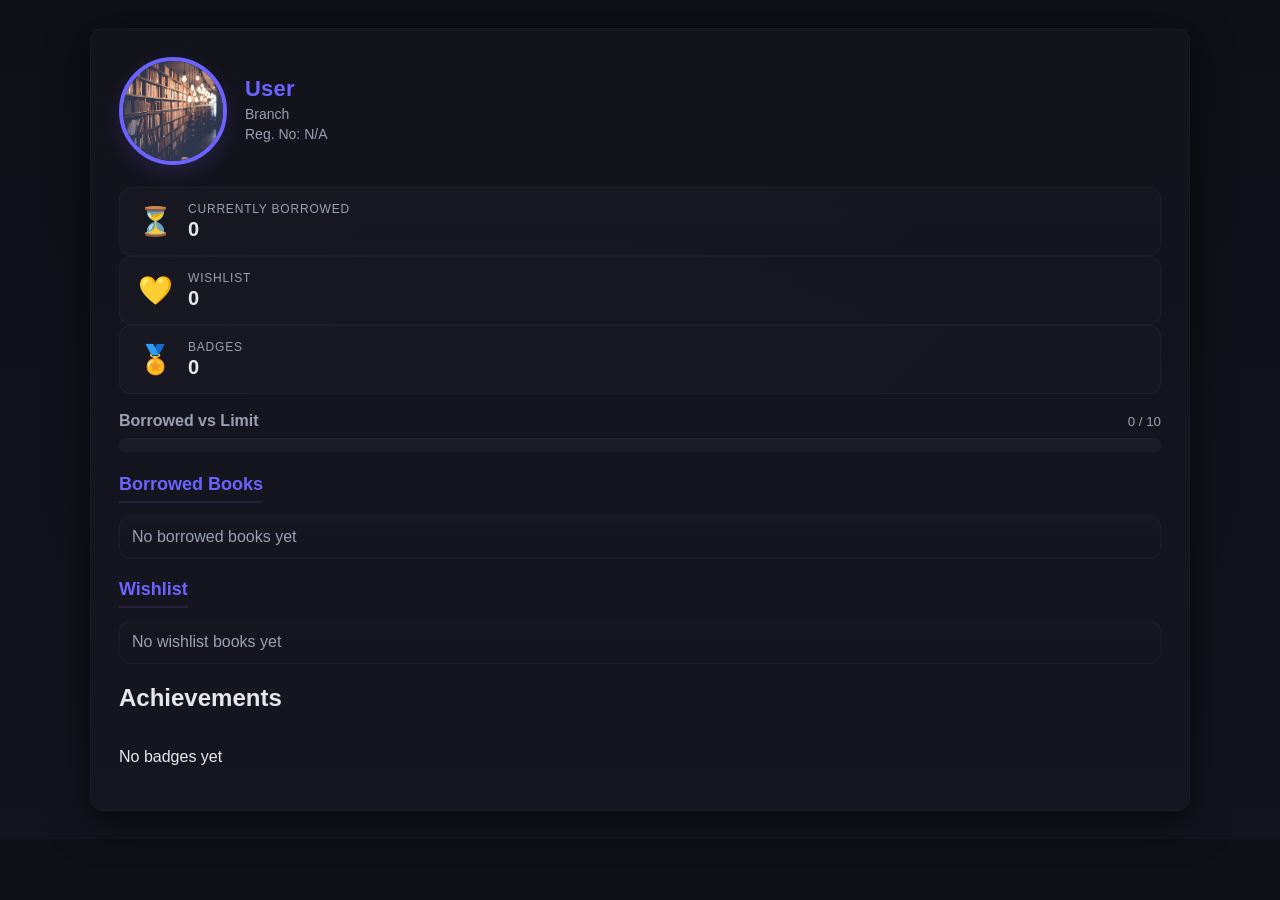
<file: profile.html>
<!DOCTYPE html>
<html lang="en">
<head>
  <meta charset="utf-8" />
  <meta name="viewport" content="width=device-width,initial-scale=1" />
  <title>My Profile — Campus Shelf</title>
  <link rel="stylesheet" href="profile.css" />
</head>
<body>
  <main class="profile-container">

    <!-- Header -->
    <header class="profile-header">
      <img id="profile-avatar" src="profile.jpg" alt="profile avatar">
      <div class="profile-meta">
        <h1 id="user-name">User</h1>
        <p id="user-branch">Branch</p>
        <p id="user-regno" class="muted">Reg. No: <span id="user-regno-val">N/A</span></p>
      </div>
    </header>

    <!-- Stats row -->
      <div class="stat-card" id="currently-borrowed">
        <div class="stat-icon">⏳</div>
        <div class="stat-body">
          <div class="stat-label">Currently Borrowed</div>
          <div class="stat-value"><h2>0</h2></div>
        </div>
      </div>

      <div class="stat-card" id="wishlist-count">
        <div class="stat-icon">💛</div>
        <div class="stat-body">
          <div class="stat-label">Wishlist</div>
          <div class="stat-value"><h2>0</h2></div>
        </div>
      </div>

      <div class="stat-card" id="badges-count">
        <div class="stat-icon">🏅</div>
        <div class="stat-body">
          <div class="stat-label">Badges</div>
          <div class="stat-value"><h2>0</h2></div>
        </div>
      </div>
    </section>

    <!-- Progress -->
    <section class="progress-section">
      <div class="progress-head">
        <strong>Borrowed vs Limit</strong>
        <small id="progress-meta">0 / 10</small>
      </div>
      <div class="progress-track">
        <div id="borrowed-progress" class="progress-fill" style="width:0%"></div>
      </div>
    </section>

    <!-- Borrowed books -->
    <section class="books-section">
      <h2>Borrowed Books</h2>
      <ul id="borrowed-list" class="list-grid">
        <li class="empty">No borrowed books yet</li>
      </ul>
    </section>

    <!-- Wishlist -->
    <section class="books-section">
      <h2>Wishlist</h2>
      <ul id="wishlist-list" class="list-grid">
        <li class="empty">No wishlist books yet</li>
      </ul>
    </section>

    <!-- Achievements -->
    <section class="achievements-section">
      <h2>Achievements</h2>
      <div id="badges-container" class="badges-container">
        <p class="empty">No badges yet</p>
      </div>
    </section>

  </main>

  <script src="profile.js"></script>
</body>
</html>
</file>
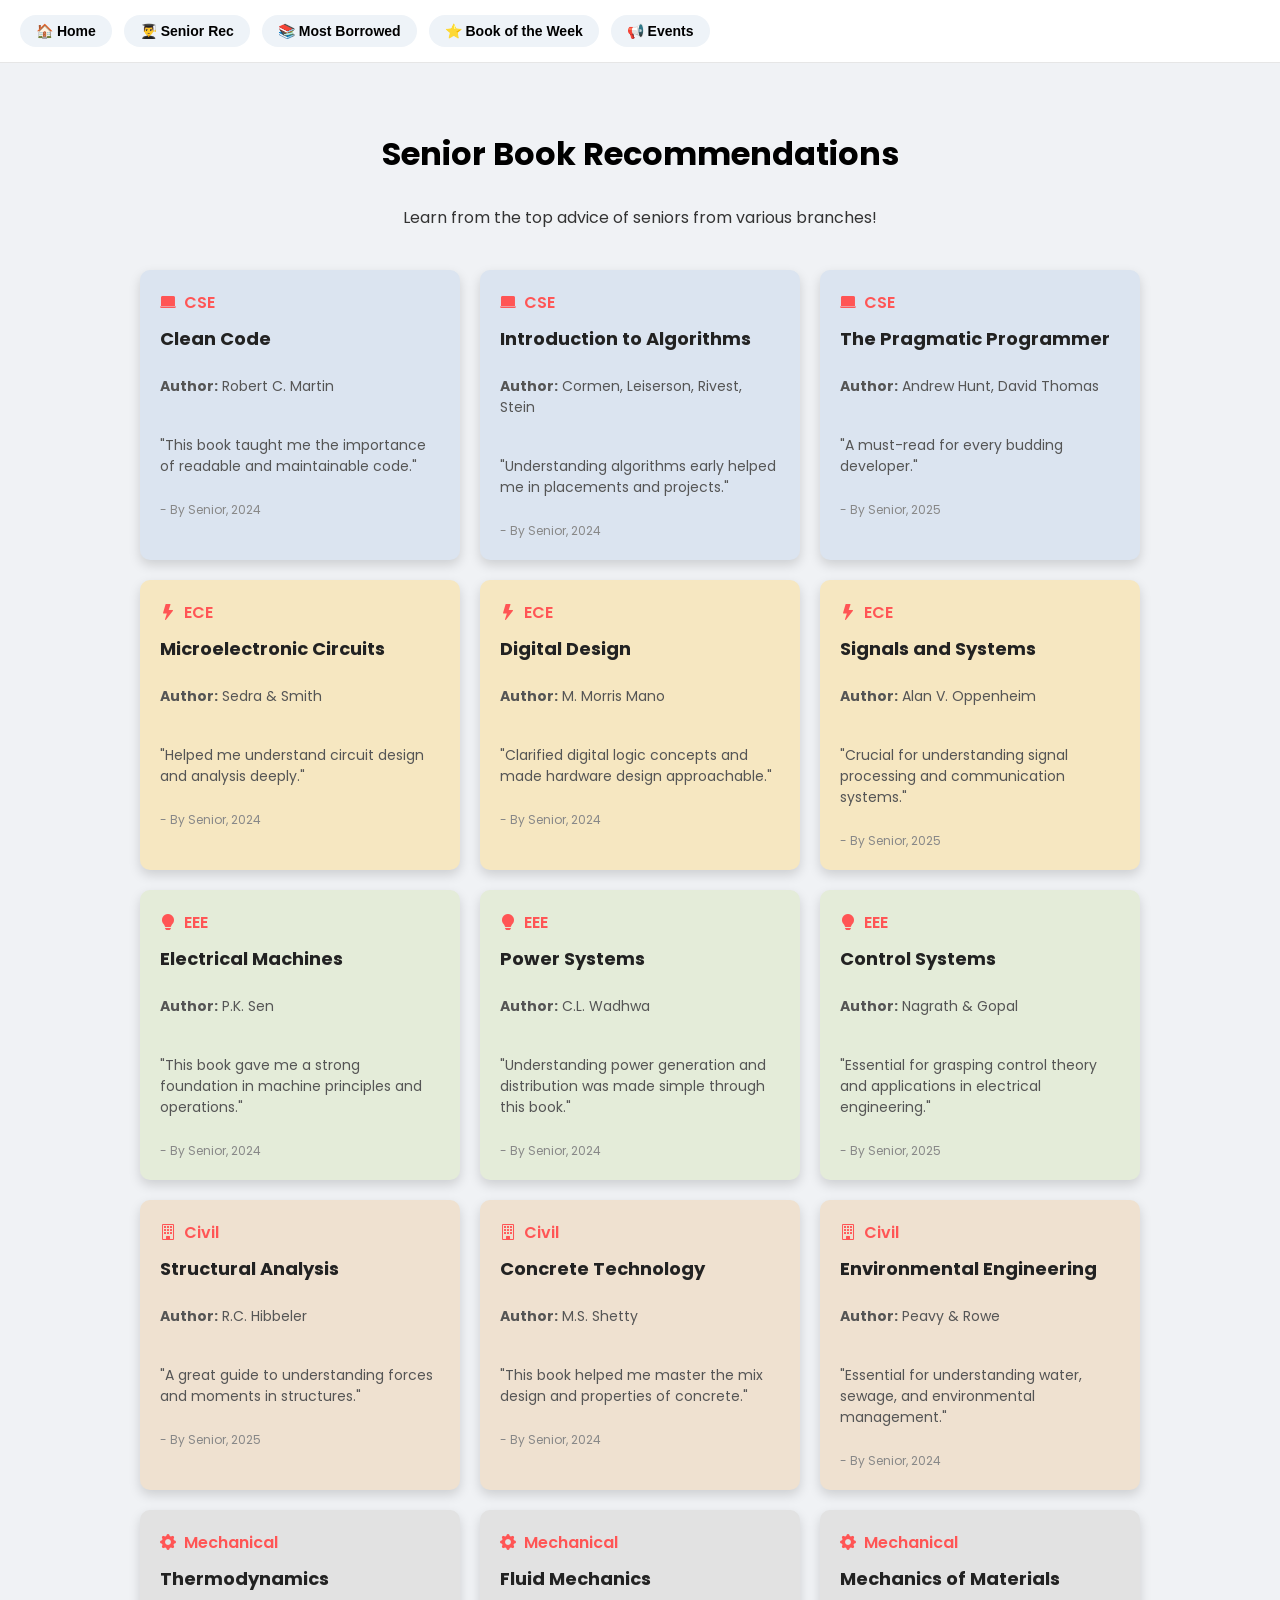
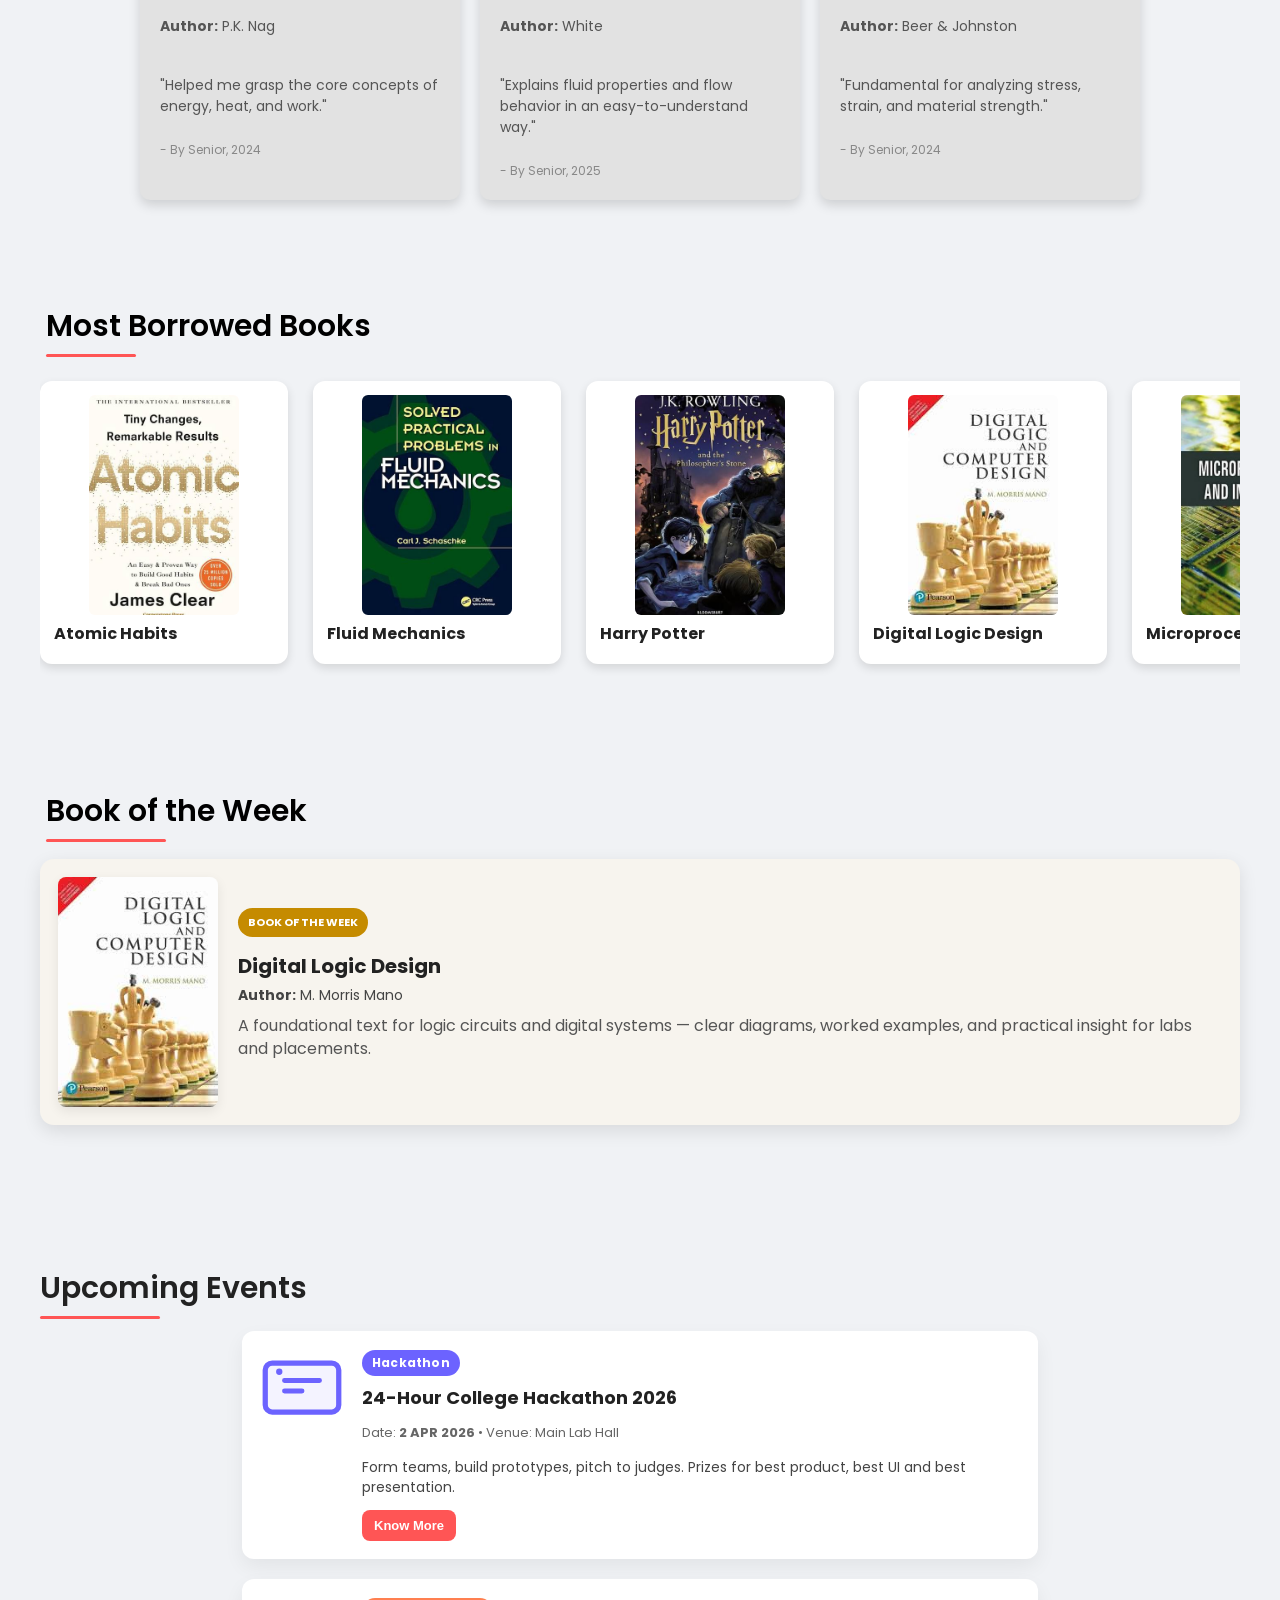
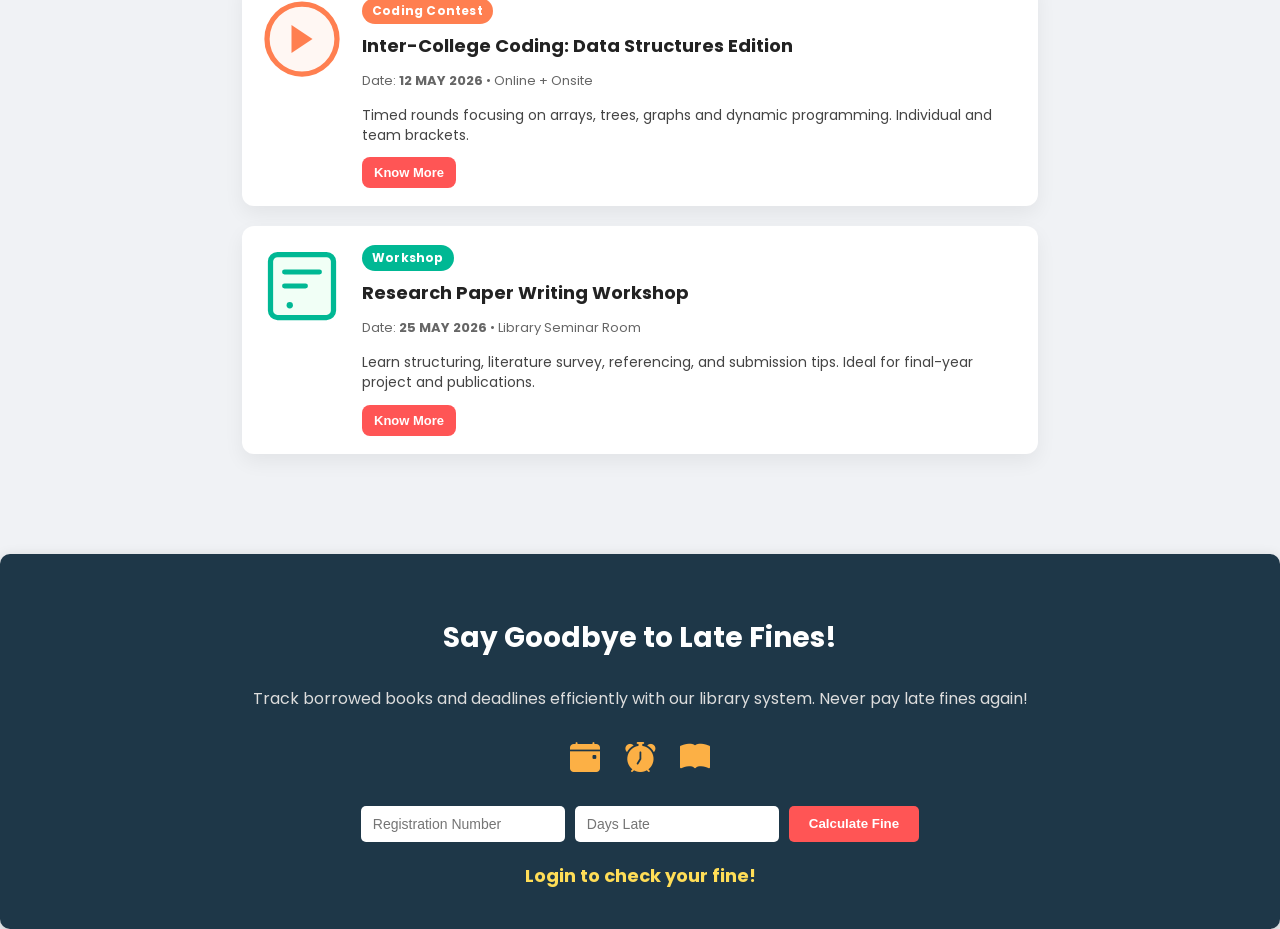
<file: senior-recommendations.html>
<!DOCTYPE html>
<html lang="en">
<head>
    <meta charset="UTF-8">
    <meta name="viewport" content="width=device-width, initial-scale=1.0">
    <title>Recommendations</title>
      <link href="https://fonts.googleapis.com/css2?family=Poppins&display=swap" rel="stylesheet">
  <link href="https://cdn.jsdelivr.net/npm/bootstrap-icons@1.10.5/font/bootstrap-icons.css" rel="stylesheet">
 
  <link rel="stylesheet" href="exp.css">
</head>
<body>

  <!-- ========== EXPLORE NAVIGATION ========== -->
<div class="explore-nav">
  <button onclick="window.location.href='index.html'">🏠 Home</button>
  <button onclick="document.getElementById('senior-recommendations').scrollIntoView({behavior:'smooth'})">👨‍🎓 Senior Rec</button>
  <button onclick="document.querySelector('.most-borrowed-section').scrollIntoView({behavior:'smooth'})">📚 Most Borrowed</button>
  <button onclick="document.querySelector('.book-week-section').scrollIntoView({behavior:'smooth'})">⭐ Book of the Week</button>
  <button onclick="document.querySelector('.events-section').scrollIntoView({behavior:'smooth'})">📢 Events</button>
</div>

    <section id="senior-recommendations" class="container">
  <h2>Senior Book Recommendations</h2>
  <p class="section-desc">Learn from the top advice of seniors from various branches!</p>

  <div class="recommendations-grid">

    <!-- CSE -->
   <div class="recommendation-card cse">
  <div class="card-header"><i class="bi bi-laptop-fill"></i> CSE</div>
  <h3>Clean Code</h3>
  <p><strong>Author:</strong> Robert C. Martin</p>
  <p>"This book taught me the importance of readable and maintainable code."</p>
  <small>- By Senior, 2024</small>
</div>

<div class="recommendation-card cse">
  <div class="card-header"><i class="bi bi-laptop-fill"></i> CSE</div>
  <h3>Introduction to Algorithms</h3>
  <p><strong>Author:</strong> Cormen, Leiserson, Rivest, Stein</p>
  <p>"Understanding algorithms early helped me in placements and projects."</p>
  <small>- By Senior, 2024</small>
</div>

<div class="recommendation-card cse">
  <div class="card-header"><i class="bi bi-laptop-fill"></i> CSE</div>
  <h3>The Pragmatic Programmer</h3>
  <p><strong>Author:</strong> Andrew Hunt, David Thomas</p>
  <p>"A must-read for every budding developer."</p>
  <small>- By Senior, 2025</small>
</div>


    <!-- ECE -->
    <div class="recommendation-card ece">
  <div class="card-header"><i class="bi bi-lightning-fill"></i> ECE</div>
  <h3>Microelectronic Circuits</h3>
  <p><strong>Author:</strong> Sedra & Smith</p>
  <p>"Helped me understand circuit design and analysis deeply."</p>
  <small>- By Senior, 2024</small>
</div>

<div class="recommendation-card ece">
  <div class="card-header"><i class="bi bi-lightning-fill"></i> ECE</div>
  <h3>Digital Design</h3>
  <p><strong>Author:</strong> M. Morris Mano</p>
  <p>"Clarified digital logic concepts and made hardware design approachable."</p>
  <small>- By Senior, 2024</small>
</div>

<div class="recommendation-card ece">
  <div class="card-header"><i class="bi bi-lightning-fill"></i> ECE</div>
  <h3>Signals and Systems</h3>
  <p><strong>Author:</strong> Alan V. Oppenheim</p>
  <p>"Crucial for understanding signal processing and communication systems."</p>
  <small>- By Senior, 2025</small>
</div>


    <!-- EEE -->
  <div class="recommendation-card eee">
  <div class="card-header"><i class="bi bi-lightbulb-fill"></i> EEE</div>
  <h3>Electrical Machines</h3>
  <p><strong>Author:</strong> P.K. Sen</p>
  <p>"This book gave me a strong foundation in machine principles and operations."</p>
  <small>- By Senior, 2024</small>
</div>

<div class="recommendation-card eee">
  <div class="card-header"><i class="bi bi-lightbulb-fill"></i> EEE</div>
  <h3>Power Systems</h3>
  <p><strong>Author:</strong> C.L. Wadhwa</p>
  <p>"Understanding power generation and distribution was made simple through this book."</p>
  <small>- By Senior, 2024</small>
</div>

<div class="recommendation-card eee">
  <div class="card-header"><i class="bi bi-lightbulb-fill"></i> EEE</div>
  <h3>Control Systems</h3>
  <p><strong>Author:</strong> Nagrath & Gopal</p>
  <p>"Essential for grasping control theory and applications in electrical engineering."</p>
  <small>- By Senior, 2025</small>
</div>
<!--Civil-->
<div class="recommendation-card civil">
  <div class="card-header"><i class="bi bi-building"></i> Civil</div>
  <h3>Structural Analysis</h3>
  <p><strong>Author:</strong> R.C. Hibbeler</p>
  <p>"A great guide to understanding forces and moments in structures."</p>
  <small>- By Senior, 2025</small>
</div>

<div class="recommendation-card civil">
  <div class="card-header"><i class="bi bi-building"></i> Civil</div>
  <h3>Concrete Technology</h3>
  <p><strong>Author:</strong> M.S. Shetty</p>
  <p>"This book helped me master the mix design and properties of concrete."</p>
  <small>- By Senior, 2024</small>
</div>

<div class="recommendation-card civil">
  <div class="card-header"><i class="bi bi-building"></i> Civil</div>
  <h3>Environmental Engineering</h3>
  <p><strong>Author:</strong> Peavy & Rowe</p>
  <p>"Essential for understanding water, sewage, and environmental management."</p>
  <small>- By Senior, 2024</small>
</div>
  <!--mech-->
  <div class="recommendation-card mech">
  <div class="card-header"><i class="bi bi-gear-fill"></i> Mechanical</div>
  <h3>Thermodynamics</h3>
  <p><strong>Author:</strong> P.K. Nag</p>
  <p>"Helped me grasp the core concepts of energy, heat, and work."</p>
  <small>- By Senior, 2024</small>
</div>

<div class="recommendation-card mech">
  <div class="card-header"><i class="bi bi-gear-fill"></i> Mechanical</div>
  <h3>Fluid Mechanics</h3>
  <p><strong>Author:</strong> White</p>
  <p>"Explains fluid properties and flow behavior in an easy-to-understand way."</p>
  <small>- By Senior, 2025</small>
</div>

<div class="recommendation-card mech">
  <div class="card-header"><i class="bi bi-gear-fill"></i> Mechanical</div>
  <h3>Mechanics of Materials</h3>
  <p><strong>Author:</strong> Beer & Johnston</p>
  <p>"Fundamental for analyzing stress, strain, and material strength."</p>
  <small>- By Senior, 2024</small>
</div>
</section>


<!-- ===== MOST BORROWED (carousel) ===== -->
<section class="container most-borrowed-section">
  <h2 class="most-borrowed-title">Most Borrowed Books</h2>

  <div class="carousel-container">

   <div class="book-card" onclick="showBook(1)">
  <img src="images/popular/atomic_habits.jpg">
  <h3>Atomic Habits</h3>
</div>

<div class="book-card" onclick="showBook(2)">
  <img src="images/popular/fluid_mechanics.jpg">
  <h3>Fluid Mechanics</h3>
</div>

<div class="book-card" onclick="showBook(3)">
  <img src="images/popular/harry_potter1.jpg">
  <h3>Harry Potter</h3>
</div>

<div class="book-card" onclick="showBook(4)">
  <img src="images/popular/dld.jpg">
  <h3>Digital Logic Design</h3>
</div>

<div class="book-card" onclick="showBook(5)">
  <img src="images/popular/mpmc.jpg">
  <h3>Microprocessor</h3>
</div>

<div class="book-card" onclick="showBook(6)">
  <img src="images/popular/signals_oppenheim.jpg">
  <h3>Signals & Systems</h3>
</div>

<div class="book-card" onclick="showBook(7)">
  <img src="images/popular/the_alchemist.jpg">
  <h3>The Alchemist</h3>
</div>
</section>

<section class="container book-week-section">
  <h2 class="book-week-title">Book of the Week</h2>

  <!-- card that appears on the page (clickable) -->
  <div class="book-week-card" onclick="openBookWeek()">
    <img src="images/popular/dld.jpg" alt="Digital Logic Design" class="book-week-img"> <!-- image path you gave -->
    <div class="book-week-info">
      <div class="badge">BOOK OF THE WEEK</div> <!-- small badge -->
      <h3>Digital Logic Design</h3>
      <p class="author"><strong>Author:</strong> M. Morris Mano</p>
      <p class="book-week-desc">A foundational text for logic circuits and digital systems — clear diagrams, worked examples, and practical insight for labs and placements.</p>
    </div>
  </div>
</section>

<!-- Modal -->
<div id="bookWeekModal" class="bw-modal-overlay" onclick="if(event.target===this) closeBookWeek()">
    <!-- Balloon Background Layer -->
  <div class="balloon-container"></div>
  <div class="bw-modal-box" role="dialog" aria-modal="true" aria-labelledby="bwTitle">
    <!-- spotlight (visual only) -->
    <div class="bw-spotlight" aria-hidden="true"></div>

    <!-- large image (will zoom) -->
    <img id="bookWeekImg" src="images/popular/dld.jpg" alt="Digital Logic Design cover">

    <!-- content -->
    <div class="bw-content">
      <h2 id="bwTitle">Digital Logic Design</h2>
      <p class="bw-author"><strong>Author:</strong> M. Morris Mano</p>

      <!-- bullet points to explain why the book is useful -->
      <ul class="bw-points">
        <li>Clear explanation of digital logic fundamentals (gates, combinational & sequential circuits).</li>
        <li>Plenty of worked examples and diagrams useful for labs and viva.</li>
        <li>Great for placement interview questions & basic hardware design.</li>
        <li>Easy to reference for semester topics and quick revision.</li>
      </ul>

      <div class="bw-actions">
        <button class="close-btn" onclick="closeBookWeek()">Close</button>
      </div>
    </div>
  </div>
</div>
<!-- ===== UPCOMING EVENTS (image-left with SVG icons) ===== -->
<section id="events" class="container upcoming-events-section events-section">
  <h2 class="events-title">Upcoming Events</h2>

  <div class="events-grid">

    <!-- Event 1: Hackathon -->
    <article class="event-card">
      <div class="event-image">
        <!-- SVG icon (hackathon / code) -->
        <svg width="84" height="84" viewBox="0 0 24 24" fill="none" aria-hidden="true" xmlns="http://www.w3.org/2000/svg">
          <rect x="1.5" y="4" width="21" height="14" rx="2" stroke="#6c63ff" stroke-width="1.5" fill="#f4f3ff"/>
          <path d="M7 9h10M7 12h5" stroke="#6c63ff" stroke-width="1.4" stroke-linecap="round"/>
          <circle cx="5.5" cy="6.5" r="0.9" fill="#6c63ff"/>
        </svg>
      </div>

      <div class="event-info">
        <span class="event-tag hackathon">Hackathon</span>
        <h3>24-Hour College Hackathon 2026</h3>
        <p class="meta">Date: <strong>2 APR 2026</strong> • Venue: Main Lab Hall</p>
        <p>Form teams, build prototypes, pitch to judges. Prizes for best product, best UI and best presentation.</p>
        <div class="event-actions">
          <button class="event-btn">Know More</button>
        </div>
      </div>
    </article>

    <!-- Event 2: Coding Contest -->
    <article class="event-card">
      <div class="event-image">
        <!-- SVG icon (competitive coding) -->
        <svg width="84" height="84" viewBox="0 0 24 24" fill="none" aria-hidden="true" xmlns="http://www.w3.org/2000/svg">
          <circle cx="12" cy="12" r="10" stroke="#ff7f50" stroke-width="1.5" fill="#fff7f3"/>
          <path d="M9 8l6 4-6 4V8z" fill="#ff7f50"/>
        </svg>
      </div>

      <div class="event-info">
        <span class="event-tag coding">Coding Contest</span>
        <h3>Inter-College Coding: Data Structures Edition</h3>
        <p class="meta">Date: <strong>12 MAY 2026</strong> • Online + Onsite</p>
        <p>Timed rounds focusing on arrays, trees, graphs and dynamic programming. Individual and team brackets.</p>
        <div class="event-actions">
          <button class="event-btn">Know More</button>
        </div>
      </div>
    </article>

    <!-- Event 3: Research Workshop -->
    <article class="event-card">
      <div class="event-image">
        <!-- SVG icon (workshop / paper) -->
        <svg width="84" height="84" viewBox="0 0 24 24" fill="none" aria-hidden="true" xmlns="http://www.w3.org/2000/svg">
          <rect x="3" y="3" width="18" height="18" rx="2" stroke="#00b894" stroke-width="1.5" fill="#f1fff6"/>
          <path d="M7 8h10M7 12h6" stroke="#00b894" stroke-width="1.4" stroke-linecap="round"/>
          <circle cx="8.5" cy="17.5" r="0.9" fill="#00b894"/>
        </svg>
      </div>

      <div class="event-info">
        <span class="event-tag tech">Workshop</span>
        <h3>Research Paper Writing Workshop</h3>
        <p class="meta">Date: <strong>25 MAY 2026</strong> • Library Seminar Room</p>
        <p>Learn structuring, literature survey, referencing, and submission tips. Ideal for final-year project and publications.</p>
        <div class="event-actions">
          <button class="event-btn">Know More</button>
        </div>
      </div>
    </article>

  </div>
</section>
  
<!-- FULLSCREEN POSTER EVENT MODAL -->
<div id="eventModal" class="event-poster-modal">
  
  <div id="eventPosterBg" class="event-poster-bg"></div>

  <button class="event-poster-close">&times;</button>

  <div class="event-poster-content">
    <h1 id="eventPosterTitle"></h1>
    <p id="eventPosterMeta"></p>
    <p id="eventPosterDesc"></p>

    <h3>Highlights</h3>
    <ul id="eventPosterHighlights"></ul>
  </div>

</div>


<!-- Late Fine Section -->
<div class="late-fine-section">
  <h2>Say Goodbye to Late Fines!</h2>
  <p>Track borrowed books and deadlines efficiently with our library system. Never pay late fines again!</p>
  <div class="late-icons">
    <i class="bi bi-calendar-event-fill"></i>
    <i class="bi bi-alarm-fill"></i>
    <i class="bi bi-book-fill"></i>
  </div>

  <!-- Late Fine Form -->
  <form class="late-fine-form" id="lateFineForm">
    <input type="text" id="regNo" placeholder="Registration Number" required>
    <input type="number" id="daysLate" placeholder="Days Late" min="0" required>
    <button type="submit">Calculate Fine</button>
  </form>

  <!-- Output -->
  <div id="fineOutput"></div>
</div>

<div id="modal" class="modal-overlay">
  <div class="modal-box">
    <img id="modalImg">
    <h2 id="modalTitle"></h2>
    <p id="modalAuthor"></p>
    <ul id="modalPoints"></ul>
    <button class="close-btn" onclick="closeModal()">Close</button>
  </div>
</div>


<script src="fines.js"></script>


<script src="popular.js"></script>
<script src="events.js"></script>

 
</body>
</html>
</file>
<file: profile.css>
:root{
  --bg: #141420;
  --card: #1f2030;
  --muted: #9aa0b4;
  --accent: #6c63ff;
  --accent-2: #a96eff;
  --accent-strong: #4a90e2;
  --danger: #ff4d4f;
}
*{box-sizing:border-box}
body{
  margin:0;
  font-family: "Segoe UI", Tahoma, Geneva, Verdana, sans-serif;
  background: linear-gradient(180deg, #0f0f18 0%, #141420 100%);
  color:#e7e8ee;
  padding:28px 18px;
}

/* container */
.profile-container{
  max-width: 1100px;
  margin: 0 auto;
  background: linear-gradient(180deg, rgba(255,255,255,0.02), rgba(255,255,255,0.01));
  border-radius: 14px;
  padding: 28px;
  box-shadow: 0 10px 40px rgba(0,0,0,0.7);
  border: 1px solid rgba(255,255,255,0.03);
}

/* header */
.profile-header{
  display:flex;
  align-items:center;
  gap:18px;
  margin-bottom: 22px;
}
#profile-avatar{
  width:108px;
  height:108px;
  border-radius:50%;
  object-fit:cover;
  border:4px solid var(--accent);
  box-shadow: 0 8px 20px rgba(76,72,160,0.25);
  background: linear-gradient(135deg,#2b2b44,#252535);
}
.profile-meta h1{
  margin:0;
  font-size:22px;
  color:var(--accent);
  letter-spacing:0.2px;
}
.profile-meta p{ margin:4px 0; color:var(--muted); font-size:14px; }

/* stats row */
.stats-row{
  display:flex;
  gap:16px;
  margin-bottom:20px;
  flex-wrap:wrap;
}
.stat-card{
  flex:1 1 220px;
  min-width:160px;
  background: linear-gradient(135deg, rgba(255,255,255,0.02), rgba(255,255,255,0.01));
  border-radius:12px;
  padding:14px;
  display:flex;
  align-items:center;
  gap:12px;
  border:1px solid rgba(255,255,255,0.03);
  transition: transform .18s ease, box-shadow .18s ease;
}
.stat-card:hover{ transform:translateY(-6px); box-shadow:0 16px 38px rgba(0,0,0,0.6); }
.stat-icon{ font-size:28px; width:42px; text-align:center; }
.stat-label{ font-size:12px; color:var(--muted); text-transform:uppercase; letter-spacing:0.8px; }
.stat-value h2{ margin:2px 0 0 0; font-size:20px; }

/* progress */
.progress-section{ margin:18px 0 22px 0; }
.progress-head{ display:flex; justify-content:space-between; align-items:center; margin-bottom:8px; color:var(--muted); }
.progress-track{
  height:14px;
  background: rgba(255,255,255,0.03);
  border-radius:10px;
  overflow:hidden;
  border:1px solid rgba(255,255,255,0.02);
}
.progress-fill{
  height:100%;
  background: linear-gradient(90deg,var(--accent-strong), var(--accent-2));
  width:0%;
  transition: width .45s ease;
}

/* books lists */
.books-section{ margin-bottom:20px; }
.books-section h2{
  margin:0 0 12px 0;
  font-size:18px;
  color:var(--accent);
  display:inline-block;
  border-bottom:2px solid rgba(169,110,255,0.12);
  padding-bottom:6px;
}

.list-grid{
  list-style:none;
  margin:0;
  padding:0;
  display:grid;
  gap:12px;
  grid-template-columns: repeat(auto-fill, minmax(260px, 1fr));
}

.list-grid li{
  background: linear-gradient(180deg, rgba(255,255,255,0.01), rgba(255,255,255,0.00));
  border-radius:12px;
  padding:12px;
  display:flex;
  justify-content:space-between;
  align-items:center;
  border:1px solid rgba(255,255,255,0.03);
}
.list-grid li.empty{
  color:var(--muted);
  grid-column: 1 / -1;
}

.borrow-info{ font-weight:600; color:#fff; font-size:14px; }
.borrow-date{ color:var(--muted); font-size:13px; font-style:italic; }

.return-note{
  font-size:12px;
  color:var(--danger);
  background: rgba(255,77,79,0.12);
  padding:6px 8px;
  border-radius:10px;
  font-weight:700;
}

.achievements-section{ margin-top:6px; }
.badges-container{ display:flex; gap:10px; flex-wrap:wrap; margin-top:10px; }
.badge{
  background: linear-gradient(135deg, #6c63ff, #a96eff);
  color:#fff;
  padding:8px 12px;
  border-radius:12px;
  font-weight:700;
  box-shadow: 0 8px 22px rgba(107,87,220,0.12);
  transition: transform .12s ease;
}
.badge:hover{ transform:translateY(-4px); }


/* ---------- Profile Page Responsive ---------- */

/* Tablet: max-width 768px */
@media (max-width: 768px) {
  .profile-container {
    padding: 20px;
  }
  
  .profile-header {
    flex-direction: column;
    align-items: center;
    text-align: center;
    gap: 12px;
  }
  
  .profile-meta h1 { font-size: 20px; }
  .profile-meta p { font-size: 13px; }
  
  .stats-row {
    gap: 12px;
    justify-content: center;
  }
  
  .stat-card {
    flex: 1 1 45%;
    min-width: unset;
  }
  
  .list-grid {
    grid-template-columns: repeat(auto-fill, minmax(200px, 1fr));
  }
  
  .badges-container {
    justify-content: center;
  }
}

/* Mobile: max-width 480px */
@media (max-width: 480px) {
  body { padding: 18px 10px; }
  
  .profile-container {
    padding: 16px;
  }
  
  .profile-header {
    gap: 8px;
  }
  
  #profile-avatar { width: 90px; height: 90px; }
  
  .profile-meta h1 { font-size: 18px; }
  .profile-meta p { font-size: 12px; }
  
  .stats-row {
    flex-direction: column;
    gap: 10px;
  }
  
  .stat-card { flex: 1 1 100%; }
  
  .list-grid {
    grid-template-columns: 1fr;
    gap: 10px;
  }
  
  .badges-container {
    justify-content: flex-start;
    gap: 6px;
  }
  
  .badge {
    padding: 3px 8px;
    font-size: 0.75rem;
  }
  
  .progress-section {
    margin: 14px 0 18px 0;
  }
  
  .progress-track { height: 12px; }
}
</file>
<file: exp.css>
body {
    font-family: "Poppins", sans-serif;
    margin: 0;
    padding: 0;
    background: #f0f2f5;
  }
/* EXPLORE NAVIGATION MINI BAR */
.explore-nav {
  display: flex;
  gap: 12px;
  padding: 15px 20px;
  background: #ffffff;
  position: sticky;
  top: 0;
  z-index: 500;
  border-bottom: 1px solid #e6e6e6;
}

.explore-nav button {
  padding: 8px 16px;
  border-radius: 18px;
  border: none;
  background: #eef3f8;
  font-size: 14px;
  font-weight: 600;
  cursor: pointer;
  transition: 0.2s ease;
}

.explore-nav button:hover {
  background: #dbe4f0;
  transform: translateY(-2px);
}

  .container {
    max-width: 1200px;
    margin: 0 auto;
    padding: 40px 20px;
  }

  h2 {
    text-align: center;
    font-size: 32px;
    margin-bottom: 10px;
    position: relative;
  }

  /* Centered underline on hover like articles */
  h2::after {
    content: '';
    display: block;
    width: 0;
    height: 3px;
    background-color: #ff5555;
    margin: 8px auto 0 auto;
    border-radius: 2px;
    transition: width 0.3s ease;
  }

  h2:hover::after {
    width: 60px;
  }

  p.section-desc {
    text-align: center;
    color: #333;
    font-size: 16px;
    margin-bottom: 40px;
  }

  .recommendations-grid {
    display: flex;
    flex-wrap: wrap;
    gap: 20px;
    justify-content: center;
  }

.recommendation-card {
    background: #ffff;
    border-radius: 10px;
    box-shadow: 0 5px 12px rgba(0,0,0,0.15);
    padding: 20px;
    width: 280px;
    transition: transform 0.3s, box-shadow 0.3s;
    display: flex;
    flex-direction: column;
    gap: 10px;
}

.recommendation-card:hover {
    transform: translateY(-5px);
    box-shadow: 0 8px 20px rgba(0,0,0,0.25);
}
.recommendation-card.cse {
  background: #dbe4f0;   /* Soft Steel Blue */
}

.recommendation-card.ece {
  background: #f6e7c1;   /* Muted Gold */
}

.recommendation-card.eee {
  background: #e4ecd9;   /* Soft Olive */
}

.recommendation-card.civil {
  background: #efe1d0;   /* Clay Beige */
}

.recommendation-card.mech {
  background: #e2e2e2;   /* Ash Grey */
}



  .card-header {
    display: flex;
    align-items: center;
    gap: 8px;
    font-weight: 600;
    color: #ff5555;
  }

  .recommendation-card h3 {
    margin: 0;
    color: #222;
    font-size: 18px;
  }

  .recommendation-card p {
    font-size: 14px;
    color: #555;
  }

  .recommendation-card small {
    color: #888;
    font-size: 12px;
  }

.section-title {
  text-align: center;
  font-size: 32px;
  font-weight: 600;
  position: relative;
  margin-bottom: 5px;
  color: #222;
}

.section-title::after {
  content: "";
  position: absolute;
  left: 50%;
  transform: translateX(-50%);
  width: 75px;
  height: 3px;
  background-color: #ff5555;
  margin-top: 10px;
  border-radius: 2px;
}

.section-subtitle {
  text-align: center;
  font-size: 15px;
  color: #555;
  margin-bottom: 35px;
}

/* ========== MOST BORROWED (carousel tweaks) ========== */
.most-borrowed-title {
  font-size: 30px;
  font-weight: 600;
  text-align: left;
  margin-left: 6px;
  margin-bottom: 12px;
  position: relative;
}
.most-borrowed-title::after {
  content: "";
  position: absolute;
  left: 0;
  bottom: -8px;
  width: 90px;
  height: 3px;
  background-color: #ff5555;
  border-radius: 2px;
}

/* carousel container — medium spacing */
.carousel-container {
  display: flex;
  overflow-x: auto;
  gap: 25px;            /* medium spacing */
  padding: 20px 6px;
  scroll-snap-type: x mandatory;
  -webkit-overflow-scrolling: touch;
}

.carousel-container::-webkit-scrollbar {
  height: 8px;
}
.carousel-container::-webkit-scrollbar-thumb {
  background: #ff8888;
  border-radius: 10px;
}

/* book card inside carousel (re-uses design but smaller width) */
.book-card {
  min-width: 220px;
  max-width: 260px;
  background: #ffffff;
  border-radius: 12px;
  box-shadow: 0 4px 10px rgba(0,0,0,0.12);
  padding: 14px;
  scroll-snap-align: start;
  cursor: pointer;
  transition: transform 0.18s ease, box-shadow 0.18s ease;
}
.book-card:hover { transform: translateY(-6px); box-shadow:0 10px 20px rgba(0,0,0,0.15); }

/* fix image cropping — show whole cover */
.book-card img {
  width: 150px;
  height: 220px;
  object-fit: cover;     /* important: shows full image */
  border-radius: 6px;
  margin: 0 auto;
  display: block;
  /* background: #ffffff;
  border-radius: 6px;
  padding: 8px;
  box-shadow: 0 2px 6px rgba(0,0,0,0.06);
  margin-bottom: 10px; */
}

.book-card h3 { font-size: 16px; margin: 6px 0 4px; color:#222; }
.book-card p { font-size: 13px; color:#555; margin: 2px 0; }

/* ========= MODAL STYLES ========= */
.modal-overlay {
  position: fixed;
  top: 0;
  left: 0;
  width: 100%;
  height: 100%;
  background: rgba(0,0,0,0.55);
  display: none;               /* toggled by JS */
  justify-content: center;
  align-items: center;
  z-index: 9999;
  padding: 20px;
}
.modal-box {
  background:#e8eef5;
  width: 96%;
  max-width: 520px;
  padding: 20px;
  border-radius: 12px;
  box-shadow: 0 12px 30px rgba(0,0,0,0.35);
  text-align: left;
  animation: popup 0.22s ease;
}
@keyframes popup {
  from { transform: scale(0.96); opacity: 0; } to { transform: scale(1); opacity: 1; }
}
#modalImg {
  width: 80%;
  max-height: 320px;
  object-fit: contain;
  border-radius: 8px;
  margin-bottom: 14px;
  display: block;
  margin-left: auto;
  margin-right: auto;
}

.modal-box h3 { margin: 6px 0 6px; font-size: 20px; color:#222; }
.modal-box p { color:#444; line-height:1.45; font-size:14px; margin:6px 0; }
.close-btn {
  margin-top: 12px;
  padding: 8px 14px;
  background: #ff5555;
  color: #fff;
  border: none;
  border-radius: 8px;
  font-weight: 600;
  cursor: pointer;
}

/* ===== UPCOMING EVENTS (NYC style: image-left, text-right) ===== */
.upcoming-events-section {
  margin-top: 36px;
}

.events-title {
  font-size: 30px;
  font-weight: 600;
  text-align: left;
  margin-bottom: 20px;
  position: relative;
  color: #222;
}
.events-title::after {
  content: "";
  position: absolute;
  left: 0;
  bottom: -8px;
  width: 120px;
  height: 3px;
  background: #ff5555;
  border-radius: 2px;
}

.events-grid {
  display: grid;
  gap: 20px;
}

/* Desktop: 1 column but each card is a two-column flex */
.event-card {
  display: flex;
  gap: 18px;
  background: #ffffff;
  border-radius: 12px;
  padding: 18px;
  align-items: flex-start;
  box-shadow: 0 8px 20px rgba(0,0,0,0.06);
  transition: transform 0.18s ease, box-shadow 0.18s ease;
}
.event-card:hover {
  transform: translateY(-6px);
  box-shadow: 0 14px 30px rgba(0,0,0,0.10);
}

/* Left image area */
.event-image {
  flex: 0 0 84px;
  width: 84px;
  height: 84px;
  display: flex;
  align-items: center;
  justify-content: center;
  border-radius: 10px;
  background: transparent;
}

/* Info area */
.event-info {
  flex: 1 1 auto;
}
.event-tag {
  display: inline-block;
  padding: 4px 10px;
  border-radius: 999px;
  font-size: 12px;
  font-weight: 700;
  color: #fff;
  margin-bottom: 8px;
  letter-spacing: 0.2px;
}
.event-tag.hackathon { background: #6c63ff; }
.event-tag.coding { background: #ff7f50; }
.event-tag.tech { background: #00b894; }

.event-info h3 {
  margin: 0 0 6px;
  font-size: 18px;
  color: #222;
}
.event-info .meta {
  font-size: 13px;
  color: #666;
  margin-bottom: 8px;
}
.event-info p { color: #444; margin-bottom: 12px; font-size: 14px; line-height:1.45; }

.event-actions { margin-top: 6px; }
.event-btn {
  background: #ff5555;
  color: #fff;
  border: none;
  padding: 8px 12px;
  border-radius: 8px;
  cursor: pointer;
  font-weight: 700;
  font-size: 13px;
  transition: background 0.18s, transform 0.12s;
}
.event-btn:hover { background: #ff2222; transform: translateY(-2px); }
/* LIMIT EVENT CARD WIDTH (NYC style) */
.upcoming-events-section .event-card {
  max-width: 760px;     /* reduce width */
  margin: 0 auto;       /* center it */
}


/* ===== Responsive ===== */
@media (max-width: 880px) {
  .event-card {
    flex-direction: row;
    padding: 16px;
  }
  .event-image { flex: 0 0 72px; width:72px; height:72px; }
  .event-info h3 { font-size: 16px; }
}

@media (max-width: 560px) {
  /* stack: image on top, text below */
  .event-card {
    flex-direction: column;
    gap: 12px;
    padding: 14px;
  }
  .event-image { width: 72px; height:72px; margin: 0 auto; }
  .event-info { text-align: left; }
  .events-grid { gap: 14px; }
  .events-title { font-size: 24px; margin-bottom: 12px; }
}


/* ---------------- LATE FINE SECTION ---------------- */
.late-fine-section {
  text-align: center;
  margin-top: 60px;
  padding: 40px 20px;
  background: #1e3748;
  color: #fff;
  border-radius: 10px;
  box-shadow: 0 5px 15px rgba(0,0,0,0.2);
}

.late-fine-section h2 {
  color: #fff;
  font-size: 28px;
  margin-bottom: 10px;
}

.late-fine-section p {
  font-size: 16px;
  color: #ddd;
  margin-bottom: 25px;
}

.late-icons {
  display: flex;
  justify-content: center;
  gap: 25px;
  margin-bottom: 25px;
  font-size: 30px;
  color: #fcb045;
}

/* ---------------- LATE FINE FORM ---------------- */
.late-fine-form {
  margin-top: 20px;
  display: flex;
  flex-wrap: wrap;
  justify-content: center;
  gap: 10px;
}

.late-fine-form input {
  padding: 10px 12px;
  border-radius: 5px;
  border: none;
  width: 180px;
  max-width: 90%;
  font-size: 14px;
}

.late-fine-form input:focus {
  outline: none;
  box-shadow: 0 0 5px #ff5555;
}

.late-fine-form button {
  padding: 10px 20px;
  border: none;
  border-radius: 5px;
  background-color: #ff5555;
  color: #fff;
  font-weight: 600;
  cursor: pointer;
  transition: background-color 0.3s, transform 0.2s;
}

.late-fine-form button:hover {
  background-color: #ff2222;
  transform: translateY(-2px);
}

/* ---------------- FINE OUTPUT ---------------- */
#fineOutput {
  margin-top: 20px;
  font-size: 18px;
  font-weight: bold;
  color: #ffdd57;
}


/* FULLSCREEN POSTER MODAL */
.event-poster-modal {
  display: none;
  position: fixed;
  inset: 0;
  z-index: 3000;
  overflow-y: auto;
  animation: fadeIn 0.4s ease;
}

.event-poster-bg {
  position: absolute;
  inset: 0;
  background-size: cover;
  background-position: center;
  filter: brightness(0.55) blur(2px);
}

.event-poster-bg::after {
  content: "";
  position: absolute;
  inset: 0;
  background: linear-gradient(to bottom, rgba(0,0,0,0.2), rgba(0,0,0,0.7));
}

.event-poster-close {
  position: fixed;
  right: 25px;
  top: 25px;
  z-index: 4000;
  background: rgba(255, 60, 60, 0.9);
  border: none;
  color: white;
  font-size: 36px;
  padding: 6px 16px;
  border-radius: 50%;
  cursor: pointer;
  transition: 0.2s ease;
}

.event-poster-close:hover {
  background: rgba(255, 30, 30, 0.95);
  transform: scale(1.08);
}

.event-poster-content {
  position: relative;
  margin-top: 150px;
  padding: 40px;
  color: white;
  text-align: center;
  z-index: 3100;

  animation: slideUp 0.5s ease forwards;
  opacity: 0;
}

.event-poster-content h1 {
  font-size: 38px;
  margin-bottom: 10px;
  text-shadow: 0px 2px 12px rgba(0,0,0,0.65);
}

.event-poster-content p {
  font-size: 18px;
  margin-bottom: 16px;
  max-width: 550px;
  margin-left: auto;
  margin-right: auto;
  font-weight: 300;
}

.event-poster-content ul {
  list-style: "⭐ ";
  font-size: 18px;
  text-align: left;
  margin: 0 auto;
  max-width: 450px;
}

.event-poster-content ul li {
  margin-bottom: 10px;
  line-height: 1.5;
}

/* Animations */
@keyframes fadeIn {
  from { opacity: 0; }
  to   { opacity: 1; }
}

@keyframes slideUp {
  from { opacity: 0; transform: translateY(40px); }
  to   { opacity: 1; transform: translateY(0); }
}



/* ================= BOOK OF THE WEEK STYLES ================= */

/* Title left + underline  */
.book-week-title {
  font-size: 30px;               /* big heading */
  font-weight: 600;
  text-align: left;
  margin-left: 6px;
  margin-bottom: 25px;
  position: relative;
}
.book-week-title::after {
  content: "";
  position: absolute;
  left: 0;
  bottom: -8px;
  width: 120px;                  /* underline width */
  height: 3px;
  background-color: #ff5555;     /* red accent like NYPL */
  border-radius: 2px;
}

/* Card layout for Book of the Week */
.book-week-card {
  display: flex;                 /* side-by-side image + info */
  gap: 20px;
  background: #f7f4ee;           /* soft neutral bg (works with your palette) */
  border-radius: 14px;
  padding: 18px;
  box-shadow: 0 6px 18px rgba(0,0,0,0.10);
  align-items: center;
  cursor: pointer;
  transition: transform 200ms ease, box-shadow 200ms ease;
}
.book-week-card:hover {
  transform: translateY(-6px);
  box-shadow: 0 12px 30px rgba(0,0,0,0.14);
}

/* cover */
.book-week-img {
  width: 160px;                  /* consistent cover size */
  height: 230px;
  object-fit: cover;             /* crop to fill box neatly */
  border-radius: 8px;
  box-shadow: 0 4px 12px rgba(0,0,0,0.08);
}

/* info column */
.book-week-info { flex: 1; min-width: 180px; }
.book-week-info .badge {
  display:inline-block;
  font-size: 11px;
  font-weight:700;
  color:#fff;
  background:#c58b00;            /* golden badge */
  padding:6px 10px;
  border-radius:999px;
  margin-bottom:8px;
}
.book-week-info h3 { margin: 6px 0 4px; font-size: 20px; color:#222; }
.book-week-info .author { margin:0; color:#444; font-size:14px; }
.book-week-desc { margin-top:8px; color:#555; line-height:1.45; }

/* ================= MODAL (Book of the Week) ================= */

/* overlay dims the page and centers the modal box */
.bw-modal-overlay {
  position: fixed;
  inset: 0;                       /* top:0; right:0; bottom:0; left:0 */
  background: rgba(0,0,0,0.45);   /* darken background */
  display: none;                  /* toggled by JS */
  justify-content: center;
  align-items: center;
  z-index: 2000;
  padding: 20px;
}

/* modal box container (holds spotlight + content) */
.bw-modal-box {
  position: relative;
  width: 94%;
  max-width: 920px;               /* wide, hero style */
  background: transparent;        /* keep transparent so spotlight shows */
  display: flex;
  gap: 22px;
  align-items: center;
  justify-content: center;
  pointer-events: none;           /* children will enable pointer-events */
}

/* spotlight (radial gradient) behind the book - visual only */
.bw-spotlight {
  position: absolute;
  width: 480px;
  height: 480px;
  border-radius: 50%;
  background: radial-gradient(closest-side, rgba(255,245,230,0.95), rgba(255,245,230,0.75) 40%, rgba(255,245,245,0.0) 65%);
  filter: blur(18px);
  transform: translateY(-20px) scale(0.6);
  opacity: 0;
  transition: transform 300ms ease, opacity 300ms ease;
  z-index: 1;
}

/* the big image in the modal (it will zoom) */
#bookWeekImg {
  width: 320px;
  height: 460px;
  object-fit: cover;
  border-radius: 10px;
  box-shadow: 0 18px 40px rgba(0,0,0,0.35);
  transform: scale(0.88);         /* start slightly smaller, will zoom in */
  transition: transform 360ms cubic-bezier(.2,.9,.3,1), box-shadow 260ms ease;
  z-index: 2;
  pointer-events: auto;           /* allow clicks */
}

/* content panel on right (text) */
.bw-content {
  width: 44%;
  background: rgba(255,255,255,0.98);
  border-radius: 12px;
  padding: 18px;
  box-shadow: 0 12px 30px rgba(0,0,0,0.24);
  z-index: 3;
  pointer-events: auto;           /* allow clicks inside */
  max-height: 78vh;
  overflow: auto;
}
.bw-content h2 { margin: 4px 0 6px; font-size: 22px; color: #222; }
.bw-content .bw-author { color:#444; margin-bottom:8px; }
.bw-points { margin: 10px 0 0 18px; color:#444; line-height:1.5; }
.bw-actions { text-align: right; margin-top: 12px; }

/* close button style */
.bw-content .close-btn {
  background: #ff5555;
  color: #fff;
  border: none;
  padding: 8px 14px;
  border-radius: 8px;
  font-weight: 600;
  cursor: pointer;
}

.bw-modal-overlay.show .bw-spotlight {
  transform: translateY(-20px) scale(1);
  opacity: 1;
}
.bw-modal-overlay.show #bookWeekImg {
  transform: scale(1);            /* zoom in to normal size */
  box-shadow: 0 36px 80px rgba(0,0,0,0.42);
}
.bw-modal-overlay.show .bw-content {
  transform: translateY(0);
}

/* ===== FLOATING BALLOONS FOR BOOK OF THE WEEK ===== */
.balloon-container {
  position: absolute;
  top: 0;
  left: 0;
  width: 100%;
  height: 100%;
  overflow: hidden;
  pointer-events: none;  /* balloons won't block clicks */
  z-index: 1;            /* behind modal content */
}

/* Each balloon */
.balloon {
  position: absolute;
  width: 38px;
  height: 50px;
  background-color: rgba(255, 99, 132, 0.6); /* soft pink */
  border-radius: 50% 50% 45% 45%;
  animation: floatUp 5s linear forwards;
  box-shadow: 0 8px 15px rgba(0,0,0,0.15);
}

/* Balloon string */
.balloon::after {
  content: "";
  position: absolute;
  bottom: -12px;
  left: 50%;
  width: 2px;
  height: 14px;
  background: rgba(0,0,0,0.35);
}

/* Float animation */
@keyframes floatUp {
  0% {
    transform: translateY(80px) scale(0.9);
    opacity: 0;
  }
  20% {
    opacity: 1;
  }
  100% {
    transform: translateY(-280px) scale(1);
    opacity: 0;
  }
}




/* ---------------- RESPONSIVE ---------------- */
@media (max-width: 768px) {
   .recommendations-grid {
      flex-direction: column;
      align-items: center;
    }
    .recommendation-card {
      width: 90%;
    }
  .late-fine-form {
    flex-direction: column;
    align-items: center;
  }

  .late-fine-form input,
  .late-fine-form button {
    width: 90%;
  }
}
 


@media (max-width: 480px) {
  body {
    font-family: "Poppins", sans-serif;
    margin: 0;
    padding: 0;
    background: linear-gradient(160deg, #f0f2f5, #ffffff); /* soft gradient */
  }

  .container {
    width: 95%;
    padding: 15px 10px;
    margin: 0 auto;
  }

  /* ---------------- RECOMMENDATION CARDS ---------------- */
  .recommendations-grid {
    flex-direction: column;
    gap: 15px;
    align-items: center;
  }

  .recommendation-card {
    width: 100%;
    max-width: 280px;
    padding: 15px;
    border-radius: 14px;
    box-shadow: 0 6px 18px rgba(0,0,0,0.1);
    background: #ffffff;
    display: flex;
    flex-direction: column;
    gap: 8px;
    transition: transform 0.3s, box-shadow 0.3s;
  }

  .recommendation-card:hover {
    transform: translateY(-3px);
    box-shadow: 0 10px 20px rgba(0,0,0,0.15);
  }

  /* ---------------- LATE FINE SECTION ---------------- */
  .late-fine-section {
    text-align: center;
    margin-top: 30px;
    padding: 25px 15px;
    background:#1e3748;; /* light professional card-style background */
    color: #333;
    border-radius: 12px;
    box-shadow: 0 6px 18px rgba(0,0,0,0.08);
  }

  .late-fine-section h2 {
    font-size: 1.5rem;
    margin-bottom: 10px;
    color: #ff4d4d; /* highlight */
  }

  .late-fine-section p {
    font-size: 0.95rem;
    color: #555;
    margin-bottom: 20px;
  }

  .late-icons {
    display: flex;
    justify-content: center;
    gap: 15px;
    font-size: 26px;
    color: #ffb845;
    margin-bottom: 15px;
  }

  /* ---------------- LATE FINE FORM ---------------- */
  .late-fine-form {
    display: flex;
    flex-direction: column;
    gap: 12px;
    align-items: stretch;
  }

  .late-fine-form input {
    width: 100%;
    padding: 12px;
    border-radius: 8px;
    border: 1px solid #ddd;
    font-size: 0.95rem;
    box-sizing: border-box;
  }

  .late-fine-form input:focus {
    outline: none;
    border-color: #ff4d4d;
    box-shadow: 0 0 5px rgba(255,77,77,0.5);
  }

  .late-fine-form button {
    width: 100%;
    padding: 12px;
    font-size: 0.95rem;
    border-radius: 8px;
    background-color: #ff4d4d;
    color: #fff;
    font-weight: 600;
    border: none;
    cursor: pointer;
    transition: background-color 0.3s, transform 0.2s;
  }

  .late-fine-form button:hover {
    background-color: #e63939;
    transform: translateY(-2px);
  }

  #fineOutput {
    margin-top: 15px;
    font-size: 1rem;
    font-weight: 600;
    color: #ffb845;
    text-align: center;
  }


  
  /* ---------------- LATE FINE SECTION ---------------- */
  .late-fine-section {
    text-align: center;
    margin-top: 30px;
    padding: 25px 15px;
    background: #fffbf5; /* light professional card-style background */
    color: #333;
    border-radius: 12px;
    box-shadow: 0 6px 18px rgba(0,0,0,0.08);
  }

  .late-fine-section h2 {
    font-size: 1.5rem;
    margin-bottom: 10px;
    color: #ff4d4d; /* highlight */
  }

  .late-fine-section p {
    font-size: 0.95rem;
    color: #555;
    margin-bottom: 20px;
  }

  .late-icons {
    display: flex;
    justify-content: center;
    gap: 15px;
    font-size: 26px;
    color: #ffb845;
    margin-bottom: 15px;
  }


  /* ================= MOST BORROWED ================= */
.carousel-container {
    gap: 16px;
    padding: 8px 0;
  }

  .book-card {
    min-width: 160px;
    max-width: 180px;
    padding: 10px;
  }

  .book-card img {
    width: 120px;
    height: 170px;
  }

  .book-card h3 {
    text-align: center;
    font-size: 14px;
  }

 
  /* ----- SMALLER MODAL: MOST BORROWED ----- */
.modal-box {
  width: 88%;
  max-width: 300px;
  padding: 12px;
  border-radius: 10px;
}

#modalImg {
  width: 85%;
  max-height: 220px;
}

.modal-box h3 {
  font-size: 16px;
  margin-bottom: 6px;
  text-align: center;
}

.modal-box p {
  font-size: 12px;
  line-height: 1.35;
}

.close-btn {
  padding: 6px 10px;
  font-size: 13px;
}



  /* ================= BOOK OF THE WEEK ================= */
    .book-week-card {
    flex-direction: column;
    gap: 12px;
    text-align: center;
    padding: 16px;
  }

  .book-week-img {
    width: 60%;
    height: auto;
    margin: 0 auto;
  }

  .book-week-info h3 {
    font-size: 18px;
  }

  .book-week-desc {
    font-size: 13px;
    line-height: 1.45;
  }

  /* ---- BOOK OF THE WEEK MODAL ---- */

 /* ----- SMALLER MODAL: BOOK OF THE WEEK ----- */
.bw-modal-box {
  max-width: 360px;
  width: 95%;
  flex-direction: column;
  align-items: center;
  gap: 12px;
  pointer-events: none; /* keep same behavior */
}

/* Spotlight stays behind */
.bw-spotlight {
  display: none; /* optional: remove if causing clipping */
}

/* BOOK IMAGE */
#bookWeekImg {
  width: 80%;
  height: auto;
  max-height: 300px;
  object-fit: contain;
  border-radius: 8px;
  pointer-events: auto;
}

/* CONTENT BOX */
.bw-content {
  width: 100%;
  background: rgba(255,255,255,0.97);
  border-radius: 12px;
  padding: 14px 16px;
  box-shadow: 0 6px 16px rgba(0,0,0,0.20);
  max-height: none;            /* remove overflow clipping */
  pointer-events: auto;
}

.bw-content h2 {
  font-size: 18px;
  margin-bottom: 6px;
  text-align: center;
}

.bw-content .bw-author {
  font-size: 14px;
  text-align: center;
}

/* BULLET POINTS FIX */
.bw-points {
  font-size: 13px;
  line-height: 1.45;
  text-align: left;
  padding-left: 20px;
  list-style-position: inside;
  margin: 10px 0;
}

/* CLOSE BUTTON — ALWAYS VISIBLE */
.bw-content .close-btn {
  display: block;
  margin: 12px auto 0 auto;   /* centers the button */
  padding: 7px 16px;
  font-size: 14px;
  background: #ff5555;
  border-radius: 8px;
  font-weight: 600;
  cursor: pointer;
}


  /* hide spotlight + balloons on mobile */
  .bw-spotlight,
  .balloon-container {
    display: none;
  }

  /* ===========================================================
     🟪 UPCOMING EVENTS
  =========================================================== */
  .events-grid {
    gap: 14px;
  }

  .event-card {
    flex-direction: column;
    gap: 10px;
    padding: 14px;
    text-align: center;
  }

  .event-image {
    margin: 0 auto;
    width: 70px;
    height: 70px;
  }

  .event-info h3 {
    font-size: 16px;
  }

  .event-info p {
    font-size: 13px;
  }

  .event-btn {
    font-size: 12px;
    padding: 8px 12px;
  }
}
 
/* ===================== TABLET FIX (481px - 1023px) ===================== */
@media (min-width: 481px) and (max-width: 1023px) {

  /* ---------- Universal ---------- */
  .container {
    padding: 30px 15px;
    width: 95%;
    margin: 0 auto;
  }

  h2,
  .most-borrowed-title,
  .book-week-title,
  .events-title {
    font-size: 26px;
    text-align: center;
  }

  h2::after,
  .most-borrowed-title::after,
  .book-week-title::after,
  .events-title::after {
    width: 60px;
    left: 50%;
    transform: translateX(-50%);
  }

  /* ---------- Recommendations Section ---------- */
  .recommendations-grid {
    flex-wrap: wrap;
    justify-content: center;
    gap: 20px;
  }

  .recommendation-card {
    width: 45%;
    max-width: 320px;
    padding: 18px;
    border-radius: 14px;
    font-size: 15px;
  }

  .recommendation-card h3 {
    font-size: 18px;
  }

  .recommendation-card p {
    font-size: 14px;
  }


  /* ---------- Late Fine Section ---------- */
  .late-fine-section {
    padding: 35px 20px;
    border-radius: 12px;
  }

  .late-fine-section h2 {
    font-size: 26px;
  }

  .late-fine-section p {
    font-size: 15px;
  }

  .late-icons {
    gap: 20px;
    font-size: 28px;
  }

  .late-fine-form input,
  .late-fine-form button {
    width: 45%;
    font-size: 14px;
  }


  /* ================= MOST BORROWED ================= */
  .carousel-container {
    gap: 18px;
    padding: 14px 4px;
  }

  .book-card {
    min-width: 190px;
    max-width: 200px;
    border-radius: 12px;
    padding: 12px;
  }

  .book-card img {
    width: 130px;
    height: 190px;
  }

  .book-card h3 {
    font-size: 14px;
  }

/* ---------- Most Borrowed Modal (Tablet FIXED FINAL) ---------- */

.modal-overlay {
  padding: 20px;
  display: flex;
  justify-content: center;
  align-items: center;
}

.modal-box {
  width: 90%;
  max-width: 320px;                 /* smaller but stable */
  background: #ffffff;
  border-radius: 12px;
  padding: 16px 14px 20px;
  position: relative;
  box-shadow: 0 18px 45px rgba(0,0,0,0.30);
  text-align: center;               /* ensures no weird alignment */
}

/* FULL IMAGE ALWAYS VISIBLE */
#modalImg {
  width: 100%;
  max-width: 240px;
  height: auto;
  object-fit: contain !important;
  margin: 0 auto 12px auto;
  display: block;
  border-radius: 8px;
}

/* Title */
#modalTitle {
  font-size: 18px;
  margin: 8px 0 6px;
}

/* Author + points */
#modalAuthor,
#modalPoints {
  font-size: 14px;
  text-align: center;
}

/* Fix bullet list */
#modalPoints {
  padding-left: 16px;
  text-align: left;
}

/* CLOSE BUTTON (always correct) */
.modal-box .close-btn {
  position: absolute;
  top: 10px;
  right: 10px;
  background: #ff5555;
  color: #fff;
  padding: 6px 10px;
  border-radius: 6px;
  border: none;
  cursor: pointer;
  font-size: 13px;
  z-index: 9999;
}

/* REMOVE underline globally FOR MODAL ONLY */
.modal-box h2::after,
.modal-box h3::after {
  display: none !important;
}

/* REMOVE any accidental default close button */
.modal-box .close,
#modal .close {
  display: none !important;
}


  /* ================= BOOK OF THE WEEK ================= */
  .book-week-card {
    flex-direction: row;
    gap: 18px;
    padding: 18px;
  }

  .book-week-img {
    width: 38%;
    height: auto;
  }

  .book-week-info h3 {
    font-size: 20px;
  }

  .book-week-desc {
    font-size: 14px;
  }

  /* ----- Book of the Week Modal ----- */
  .bw-modal-box {
    max-width: 420px;
    gap: 16px;
    flex-direction: column;
    align-items: center;
  }

  #bookWeekImg {
    width: 65%;
    max-height: 260px;
    object-fit: cover;
  }

  .bw-content {
    width: 90%;
    padding: 16px;
  }

  .bw-content h2 {
    font-size: 18px;
    text-align: center;
  }

  .bw-content .bw-author {
    text-align: center;
  }

  .bw-points {
    font-size: 13px;
    padding-left: 18px;  /* bullet alignment fix */
  }

  .bw-content .close-btn {
    display: block;
    margin: 10px auto 0;
  }


  /* ================= UPCOMING EVENTS ================= */
  .events-grid {
    gap: 18px;
  }

  .event-card {
    flex-direction: row;
    gap: 14px;
    padding: 16px;
    max-width: 700px;
    margin: 0 auto;
  }

  .event-image {
    width: 80px;
    height: 80px;
  }

  .event-info h3 {
    font-size: 18px;
  }

  .event-info p {
    font-size: 14px;
  }

  .event-btn {
    font-size: 13px;
    padding: 8px 12px;
  }
}
</file>
